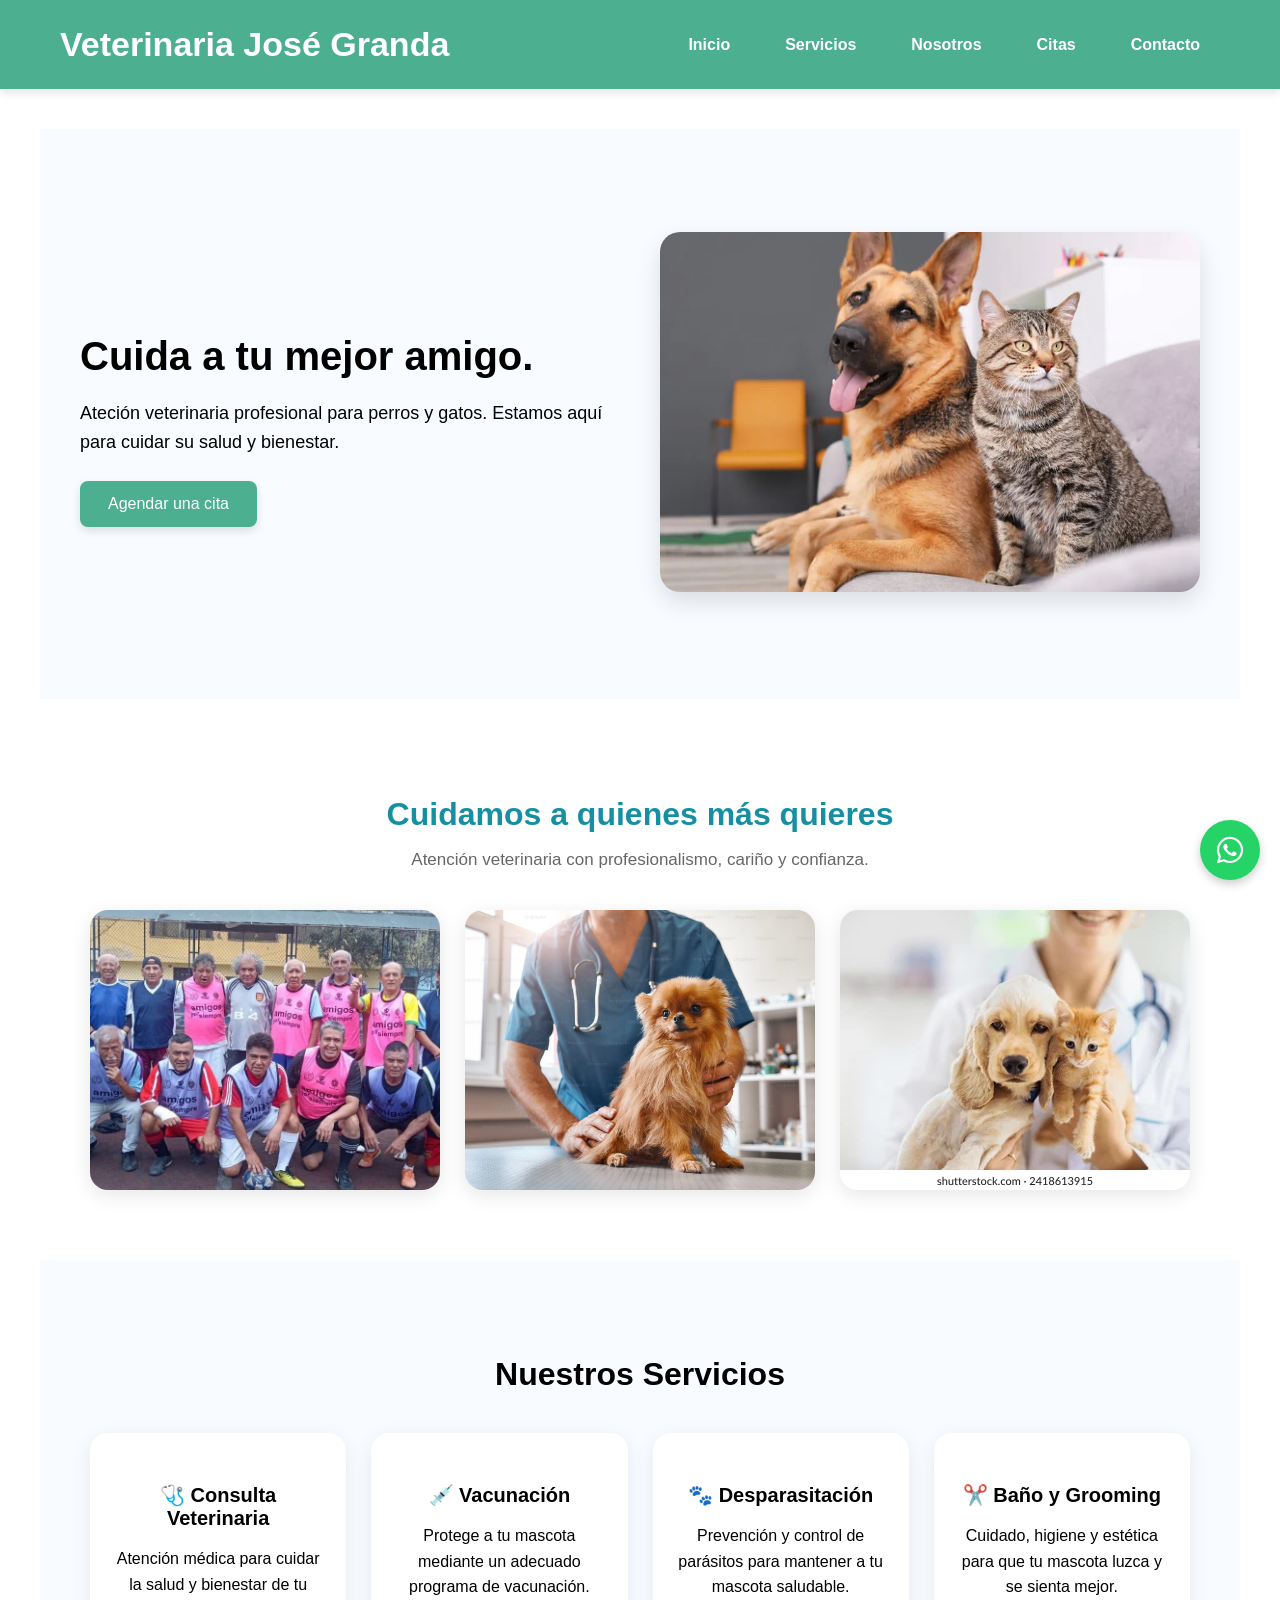
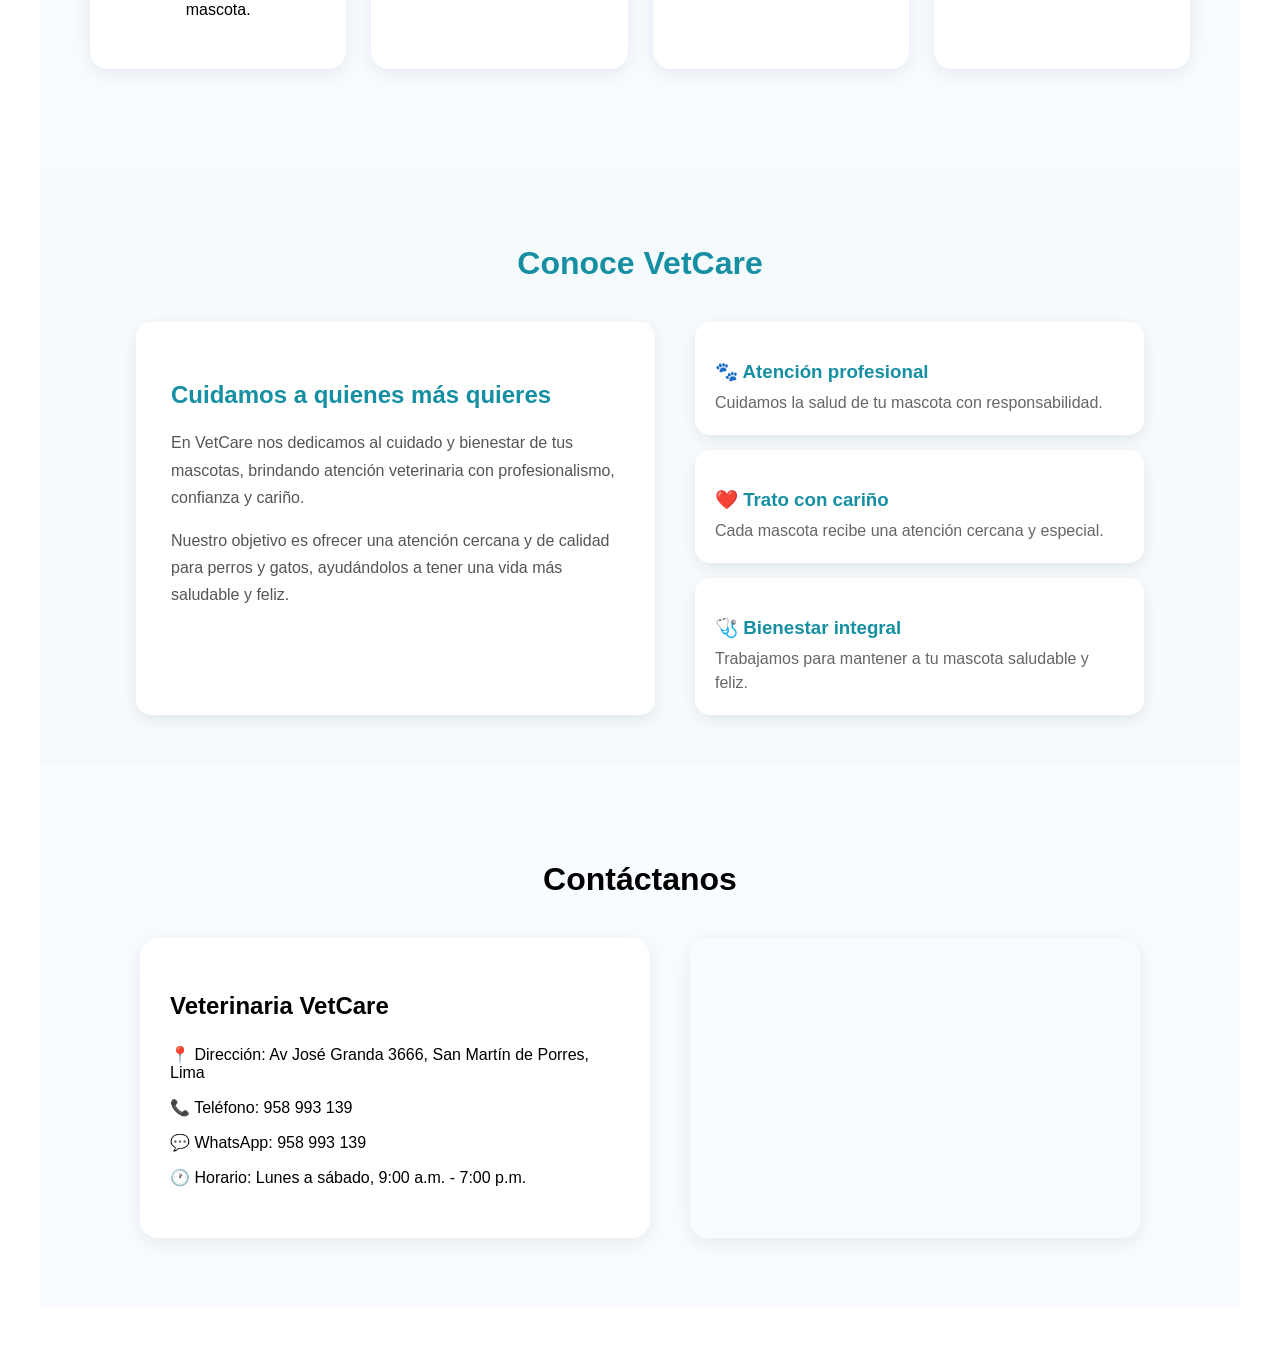
<file: veterinaria/Index.html>
<!DOCTYPE html>
<html lang="es">
<head>
    <meta charset="UTF-8">
    <meta name="viewport" content="width=device-width, initial-scale=1.0">
    <title>Veterinaria José Granda | San martín de Porres, Lima</title>
      <meta name="description" content="Veterinaria José Granda en San Martín de Porres, Lima. Consultas, vacunación, desparasitación y grooming para perros y gatos. Agenda tu cita.">
    <link rel="stylesheet" href="styles.css">

    <link rel="stylesheet" href="https://cdnjs.cloudflare.com/ajax/libs/font-awesome/6.5.2/css/all.min.css">
</head>

<body>
   <header>
      <h1>Veterinaria José Granda</h1>

      <nav>
         <a href="#">Inicio</a>
         <a href="#servicios">Servicios</a>
         <a href="#nosotros">Nosotros</a>
         <a href="#formularioCita">Citas</a>
         <a href="#contacto">Contacto</a>
      </nav>
   </header>
   
   <main>
      <section class="hero">

         <div class="heroTexto">

         <h2>Cuida a tu mejor amigo.</h2>

         <p>Ateción veterinaria profesional para perros y gatos.
            Estamos aquí para cuidar su salud y bienestar.</p>

       <button id="botonCita">Agendar una cita</button>

         </div>

         <div class="heroImagen">
            <img src="images/perrogato.jpg" alt="Mascotas en consulta veterinaria">
         
            </div>

      </section>

<section class="galeria-vetcare">

    <h2>Cuidamos a quienes más quieres</h2>

    <p class="galeria-subtitulo">
        Atención veterinaria con profesionalismo, cariño y confianza.
    </p>

    <div class="galeria-contenedor">

        <div class="foto-vetcare">
            <img src="doctor1.jpg" alt="Veterinario atendiendo a un perro">
        </div>

        <div class="foto-vetcare">
            <img src="doctor2.jpg" alt="Veterinario atendiendo a un gato">
        </div>

        <div class="foto-vetcare">
            <img src="doctor3.jpg" alt="Veterinario con una mascota">
        </div>

    </div>

</section>

<section id="servicios" class="servicios">

    <h2>Nuestros Servicios</h2>

    <div class="servicios-contenedor">

        <div class="tarjeta-servicio">
            <h3>🩺 Consulta Veterinaria</h3>
            <p>
                Atención médica para cuidar la salud y bienestar de tu mascota.
            </p>
        </div>

        <div class="tarjeta-servicio">
            <h3>💉 Vacunación</h3>
            <p>
                Protege a tu mascota mediante un adecuado programa de vacunación.
            </p>
        </div>

        <div class="tarjeta-servicio">
            <h3>🐾 Desparasitación</h3>
            <p>
                Prevención y control de parásitos para mantener a tu mascota saludable.
            </p>
        </div>

        <div class="tarjeta-servicio">
            <h3>✂️ Baño y Grooming</h3>
            <p>
                Cuidado, higiene y estética para que tu mascota luzca y se sienta mejor.
            </p>
        </div>

    </div>

</section>

<section id="nosotros" class="nosotros">

    <h2>Conoce VetCare</h2>

    <div class="nosotros-contenido">

        <div class="nosotros-texto">

            <h3>Cuidamos a quienes más quieres</h3>

            <p>
                En VetCare nos dedicamos al cuidado y bienestar de tus mascotas,
                brindando atención veterinaria con profesionalismo, confianza y cariño.
            </p>

            <p>
                Nuestro objetivo es ofrecer una atención cercana y de calidad para
                perros y gatos, ayudándolos a tener una vida más saludable y feliz.
            </p>

        </div>

        <div class="nosotros-info">

            <div class="info-nosotros">
                <h3>🐾 Atención profesional</h3>
                <p>Cuidamos la salud de tu mascota con responsabilidad.</p>
            </div>

            <div class="info-nosotros">
                <h3>❤️ Trato con cariño</h3>
                <p>Cada mascota recibe una atención cercana y especial.</p>
            </div>

            <div class="info-nosotros">
                <h3>🩺 Bienestar integral</h3>
                <p>Trabajamos para mantener a tu mascota saludable y feliz.</p>
            </div>

        </div>

    </div>

</section>

      <section id="formularioCita">
   <h2>Agendar una cita.</h2>

      <form id="formCita" action="https://formsubmit.co/abrahamalessandro26@gmail.com" method="POST">

      <label>Nombre del dueño:</label>
      <input type="text" id="nombreDueño" name="Dueño" required>

      <label>Celular / WhatsApp:</label>
<input type="tel" id="celular" name="Celular" inputmode="numeric" pattern="9[0-9]{8}" maxlength="9" placeholder="Ej: 958993139" title="Ingresa 9 dígitos, empezando con 9" required>

      <label>Nombre de la mascota:</label>
      <input type="text" id="nombreMascota" name="Mascota" required>

      <label>Tipo de mascota:</label>
      <select id="tipoMascota" name="Tipo">
         <option value="perro">Perro</option>
         <option value="gato">Gato</option>
         <option value="otro">Otro</option>
      </select>

      <label>Fecha:</label>
      <input type="date" id="fechaCita" name="Fecha" required>

      <label>Hora:</label>
      <input type="time" id="horaCita" name="Hora" required>

      <label>Motivo de la consulta:</label>
      <textarea id="motivo" name="Motivo"></textarea>

      <input type="hidden" name="_subject" value="Nueva cita desde la web">
      <input type="hidden" name="_template" value="table">
      <input type="hidden" name="_captcha" value="false">

      <button type="submit" id="guardarCita">Confirmar cita</button>
   </form>
</section>

         <div id="resultadoCita"></div>
         
      
      <section id="contacto" class="contacto">

    <h2>Contáctanos</h2>

    <div class="contacto-contenido">

        <div class="datos-contacto">
            <h3>Veterinaria VetCare</h3>

            <p>📍 Dirección: Av José Granda 3666, San Martín de Porres, Lima</p>
            <p>📞 Teléfono: 958 993 139</p>
            <p>💬 WhatsApp: 958 993 139</p>
            <p>🕐 Horario: Lunes a sábado, 9:00 a.m. - 7:00 p.m.</p>

        </div>

        <div class="mapa">
            <iframe
                src="https://www.google.com/maps?q=Av+José+Granda+3666,+San+Martín+de+Porres+15101,+Perú&output=embed"
                width="100%"
                height="300"
                style="border:0;"
                allowfullscreen=""
                loading="lazy">
            </iframe>
        </div>

    </div>

</section>

   </main>      
<script src="script.js"></script>

<a href="https://wa.me/51958993139" class="boton-whatsapp" target="_blank" aria-label="Escríbenos por WhatsApp"> <i class="fa-brands fa-whatsapp"></i>
</a>    

</body>
</html>
</file>
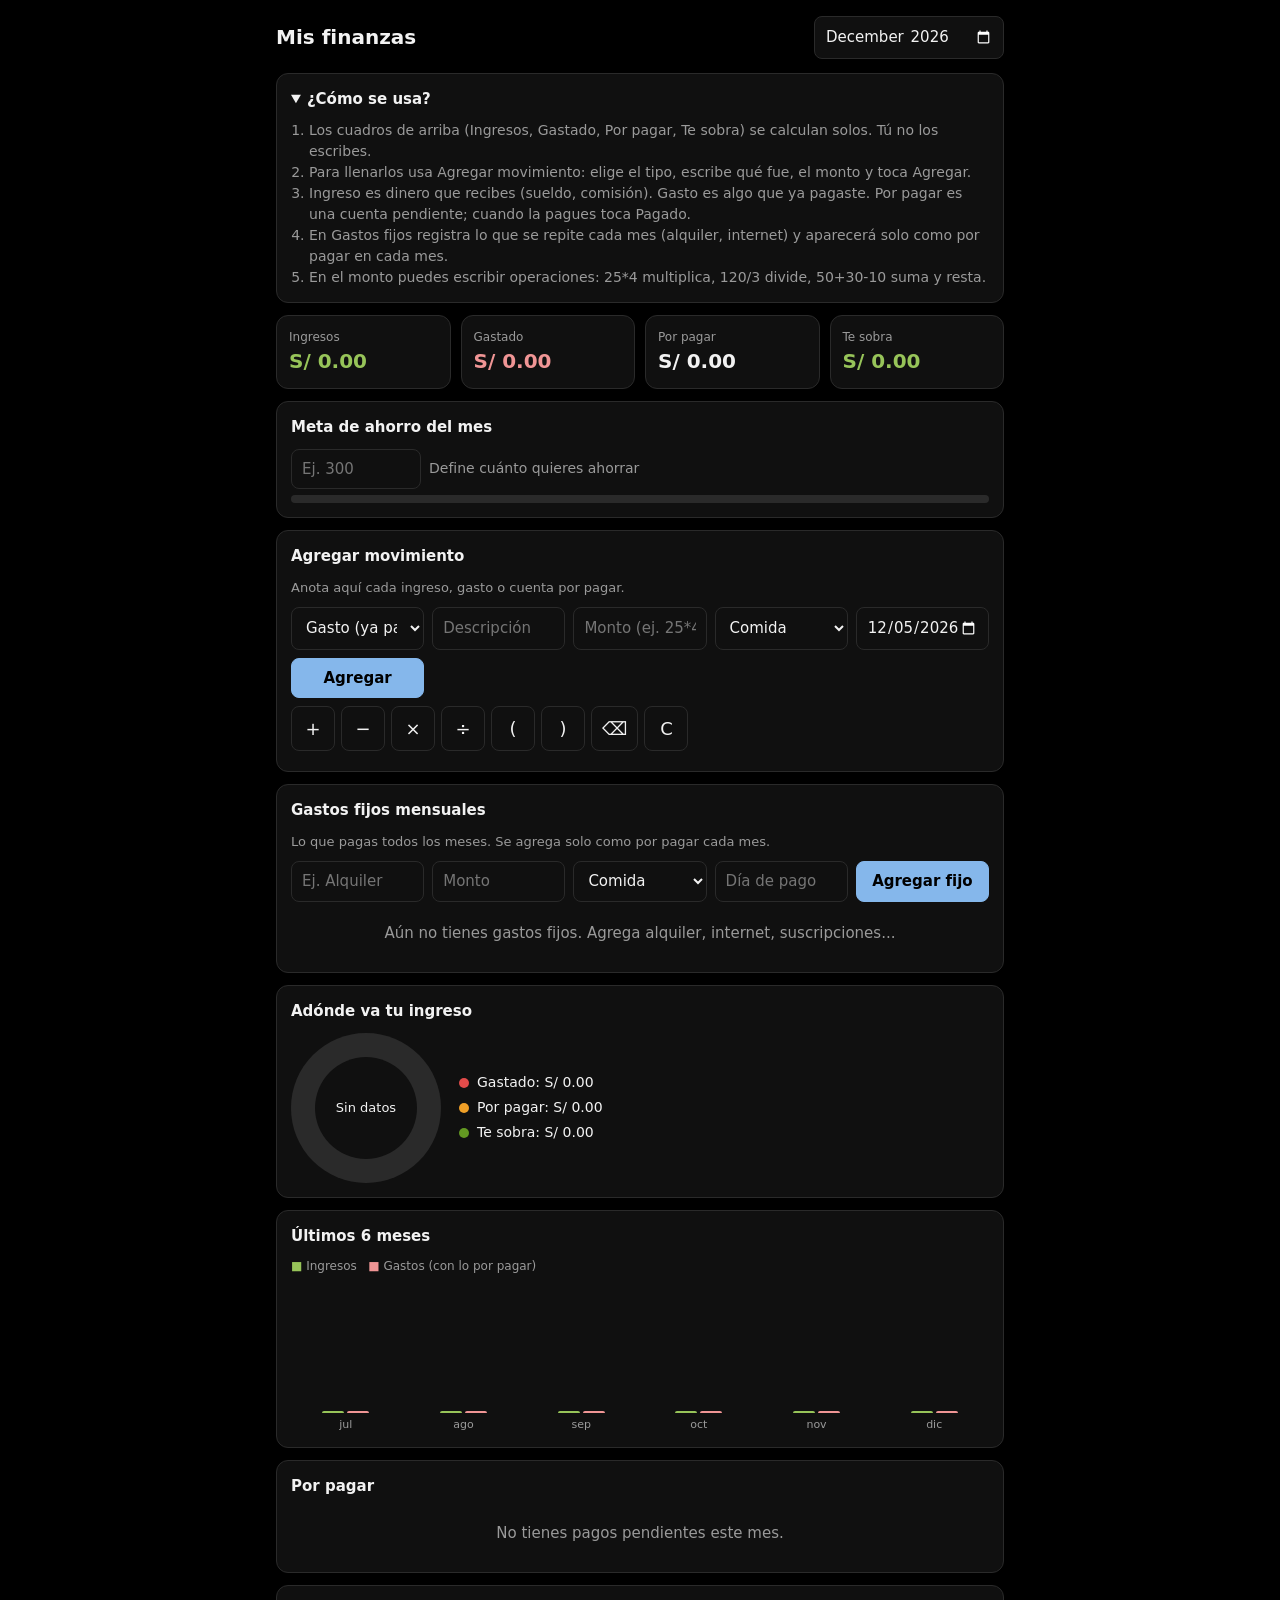
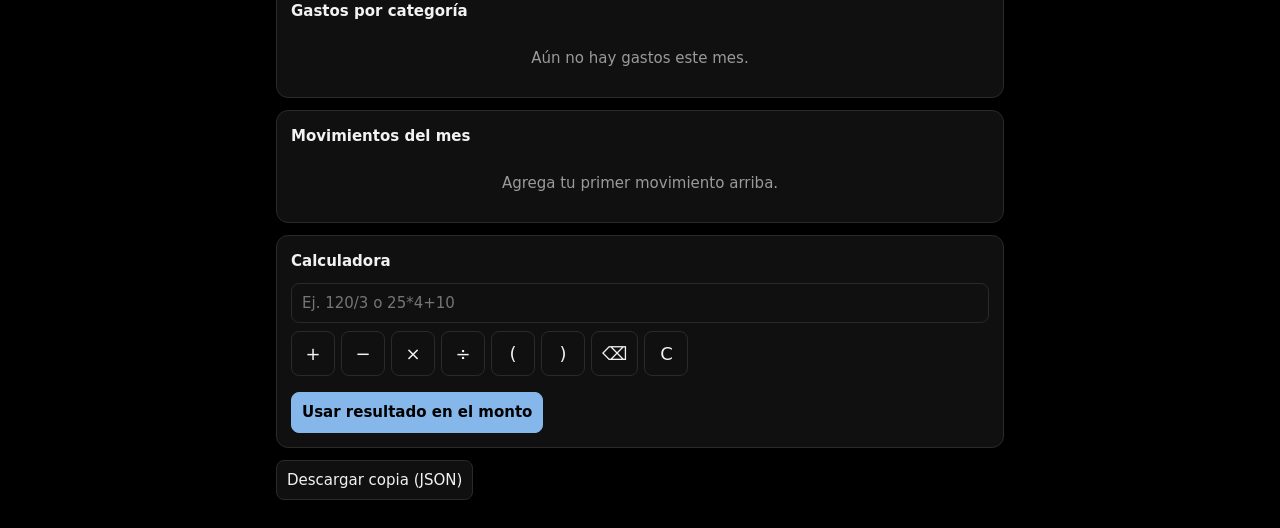
<file: mis-finanzas.html>
<!DOCTYPE html>
<html lang="es">
<head>
<meta charset="utf-8">
<meta name="viewport" content="width=device-width, initial-scale=1, viewport-fit=cover">
<title>Mis finanzas</title>
<style>
:root{color-scheme:dark;--bg:#000;--card:#101010;--tx:#f2f2f2;--tx2:#9a9a9a;--bd:#2a2a2a;--ac:#85B7EB;--ok:#97C459;--okbg:#27500A;--bad:#F09595;--badbg:#501313;--warn:#FAC775;--warnbg:#412402;box-sizing:border-box;padding-top:env(safe-area-inset-top,0px);padding-bottom:env(safe-area-inset-bottom,0px)}
@media (max-width:0px){:root:not([data-theme="light"]){--bg:#1c1c1a;--card:#262624;--tx:#f1efe8;--tx2:#a8a69c;--bd:#3a3a37;--ac:#85B7EB;--ok:#97C459;--okbg:#27500A;--bad:#F09595;--badbg:#501313;--warn:#FAC775;--warnbg:#412402}}
:root[data-theme="none"]{--bg:#1c1c1a;--card:#262624;--tx:#f1efe8;--tx2:#a8a69c;--bd:#3a3a37;--ac:#85B7EB;--ok:#97C459;--okbg:#27500A;--bad:#F09595;--badbg:#501313;--warn:#FAC775;--warnbg:#412402}
html{scroll-padding-top:env(safe-area-inset-top,0px)}
*{box-sizing:border-box}
body{margin:0;background:var(--bg);color:var(--tx);font:15px/1.5 system-ui,-apple-system,"Segoe UI",Roboto,sans-serif}
main{max-width:760px;margin:0 auto;padding:16px}
h1{font-size:20px;margin:0}h2{font-size:15px;margin:0 0 10px}
.top{display:flex;justify-content:space-between;align-items:center;gap:8px;flex-wrap:wrap;margin-bottom:14px}
.card{background:var(--card);border:1px solid var(--bd);border-radius:12px;padding:14px;margin-bottom:12px}
.grid{display:grid;grid-template-columns:repeat(auto-fit,minmax(140px,1fr));gap:10px;margin-bottom:12px}
.m{background:var(--card);border:1px solid var(--bd);border-radius:12px;padding:12px}
.m small{color:var(--tx2);display:block;font-size:12px}.m b{font-size:20px;font-weight:600}
input,select,button{font:inherit;color:var(--tx);background:var(--card);border:1px solid var(--bd);border-radius:8px;padding:8px 10px;max-width:100%}
button{cursor:pointer}button.p{background:var(--ac);color:var(--bg);border-color:var(--ac);font-weight:600}
.f{display:grid;grid-template-columns:repeat(auto-fit,minmax(130px,1fr));gap:8px}
.bar{height:8px;background:var(--bd);border-radius:4px;overflow:hidden;margin-top:6px}.bar i{display:block;height:100%;background:var(--ac)}
.alert{padding:10px 12px;border-radius:8px;margin-bottom:12px;font-size:14px}
.row{display:flex;justify-content:space-between;align-items:center;gap:8px;padding:9px 0;border-top:1px solid var(--bd)}
.row:first-child{border-top:0}.row small{color:var(--tx2)}
.tag{font-size:11px;padding:2px 7px;border-radius:6px;background:var(--bd);color:var(--tx2)}
.acts{display:flex;gap:6px;align-items:center;flex-shrink:0}.acts button{padding:4px 8px;font-size:13px}
.in{color:var(--ok)}.out{color:var(--bad)}
.cat{display:flex;justify-content:space-between;font-size:13px;margin-top:8px}
.empty{color:var(--tx2);text-align:center;padding:14px 0}
.dona{width:150px;height:150px;border-radius:50%;position:relative;flex-shrink:0}
.dona::after{content:'';position:absolute;inset:24px;background:var(--card);border-radius:50%}
.dona span{position:absolute;inset:0;display:flex;align-items:center;justify-content:center;z-index:1;font-size:13px;text-align:center;padding:0 30px}
.dw{display:flex;gap:18px;align-items:center;flex-wrap:wrap}
.lg div{display:flex;align-items:center;gap:8px;font-size:14px;margin:4px 0}.lg i{width:10px;height:10px;border-radius:50%;display:inline-block}
.barras{display:flex;gap:8px;height:150px;align-items:flex-end}
.bc{flex:1;display:flex;flex-direction:column;align-items:center;justify-content:flex-end;height:100%}
.pair{display:flex;align-items:flex-end;justify-content:center;gap:3px;width:100%;height:calc(100% - 18px)}
.pair i{display:block;width:40%;max-width:22px;min-height:2px;border-radius:3px 3px 0 0}
.bc small{color:var(--tx2);font-size:11px;margin-top:4px}
.toast{position:fixed;left:50%;bottom:calc(20px + env(safe-area-inset-bottom,0px));transform:translateX(-50%);background:var(--ok);color:#000;padding:10px 16px;border-radius:10px;font-weight:600;z-index:9;max-width:90%;opacity:0;pointer-events:none;transition:opacity .2s;text-align:center}.toast.on{opacity:1}.toast.bad{background:var(--bad)}
.ops{display:flex;gap:6px;flex-wrap:wrap;margin-top:8px}.ops button{min-width:44px;font-size:18px;padding:8px 10px}
</style>
</head>
<body>
<main>
<div class="top"><h1>Mis finanzas</h1><input type="month" id="mes" aria-label="Mes"></div>
<details class="card" open><summary style="cursor:pointer;font-weight:600">¿Cómo se usa?</summary><ol style="padding-left:18px;margin:10px 0 0;color:var(--tx2);font-size:14px"><li>Los cuadros de arriba (Ingresos, Gastado, Por pagar, Te sobra) se calculan solos. Tú no los escribes.</li><li>Para llenarlos usa Agregar movimiento: elige el tipo, escribe qué fue, el monto y toca Agregar.</li><li>Ingreso es dinero que recibes (sueldo, comisión). Gasto es algo que ya pagaste. Por pagar es una cuenta pendiente; cuando la pagues toca Pagado.</li><li>En Gastos fijos registra lo que se repite cada mes (alquiler, internet) y aparecerá solo como por pagar en cada mes.</li><li>En el monto puedes escribir operaciones: 25*4 multiplica, 120/3 divide, 50+30-10 suma y resta.</li></ol></details>
<div id="alerta"></div>
<div class="grid" id="res"></div>
<div class="card"><h2>Meta de ahorro del mes</h2>
<div style="display:flex;gap:8px;align-items:center;flex-wrap:wrap"><input type="number" id="meta" min="0" step="1" placeholder="Ej. 300" style="width:130px"><span id="metaTxt" style="color:var(--tx2);font-size:14px"></span></div>
<div class="bar"><i id="metaBar" style="width:0%"></i></div></div>
<div class="card"><h2>Agregar movimiento</h2><p style='margin:0 0 10px;color:var(--tx2);font-size:13px'>Anota aquí cada ingreso, gasto o cuenta por pagar.</p>
<div class="f">
<select id="tipo"><option value="gasto">Gasto (ya pagado)</option><option value="pendiente">Por pagar</option><option value="ingreso">Ingreso</option></select>
<input id="desc" placeholder="Descripción">
<input id="monto" inputmode="decimal" placeholder="Monto (ej. 25*4)">
<select id="cat"><option>Comida</option><option>Transporte</option><option>Servicios</option><option>Vivienda</option><option>Salud</option><option>Ocio</option><option>Educación</option><option>Deudas</option><option>Otros</option></select>
<input id="fecha" type="date">
<button class="p" id="add">Agregar</button>
</div>
<div class="ops"><button type="button" onclick="ins('+','monto')">+</button><button type="button" onclick="ins('-','monto')">−</button><button type="button" onclick="ins('*','monto')">×</button><button type="button" onclick="ins('/','monto')">÷</button><button type="button" onclick="ins('(','monto')">(</button><button type="button" onclick="ins(')','monto')">)</button><button type="button" onclick="ins('<','monto')">⌫</button><button type="button" onclick="ins('C','monto')">C</button></div>
<div id="vista" style="color:var(--ac);font-size:13px;margin-top:6px"></div><div id="err" style="color:var(--bad);font-size:13px;margin-top:6px"></div></div>
<div class="card"><h2>Gastos fijos mensuales</h2><p style='margin:0 0 10px;color:var(--tx2);font-size:13px'>Lo que pagas todos los meses. Se agrega solo como por pagar cada mes.</p>
<div class="f"><input id="fdesc" placeholder="Ej. Alquiler"><input id="fmonto" inputmode="decimal" placeholder="Monto"><select id="fcat"></select><input id="fdia" type="number" min="1" max="31" placeholder="Día de pago"><button class="p" id="fadd">Agregar fijo</button></div>
<div id="ferr" style="color:var(--bad);font-size:13px;margin:6px 0"></div><div id="flist"></div></div>
<div class="card"><h2>Adónde va tu ingreso</h2><div class="dw"><div class="dona" id="dona"><span id="donaTx"></span></div><div class="lg" id="leyenda"></div></div></div>
<div class="card"><h2>Últimos 6 meses</h2><div style="font-size:12px;color:var(--tx2);margin-bottom:8px"><span style="color:#97C459">■</span> Ingresos &nbsp; <span style="color:#F09595">■</span> Gastos (con lo por pagar)</div><div class="barras" id="barras"></div></div>
<div class="card"><h2>Por pagar</h2><div id="pend"></div></div>
<div class="card"><h2>Gastos por categoría</h2><div id="cats"></div></div>
<div class="card"><h2>Movimientos del mes</h2><div id="lista"></div></div>
<div class="card"><h2>Calculadora</h2><input id="calc" inputmode="decimal" placeholder="Ej. 120/3 o 25*4+10" style="width:100%"><div class="ops"><button type="button" onclick="ins('+','calc')">+</button><button type="button" onclick="ins('-','calc')">−</button><button type="button" onclick="ins('*','calc')">×</button><button type="button" onclick="ins('/','calc')">÷</button><button type="button" onclick="ins('(','calc')">(</button><button type="button" onclick="ins(')','calc')">)</button><button type="button" onclick="ins('<','calc')">⌫</button><button type="button" onclick="ins('C','calc')">C</button></div>
<div id="calcOut" style="font-size:20px;font-weight:600;margin-top:8px"></div><button type="button" class="p" style="margin-top:8px" onclick="usar()">Usar resultado en el monto</button></div>
<div style="display:flex;gap:8px;flex-wrap:wrap"><button id="exp">Descargar copia (JSON)</button></div>
<p id="est" style="color:var(--tx2);font-size:12px"></p>
</main>
<div id="toast" class="toast"></div>
<script>
var S={items:[],goal:0,fixed:[],skip:[]},db=null,ref=null,uid=null,timer=null;
var $=function(i){return document.getElementById(i)};
var money=function(n){return 'S/ '+(Math.round(n*100)/100).toLocaleString('es-PE',{minimumFractionDigits:2,maximumFractionDigits:2})};
var _n=new Date(),today=_n.getFullYear()+'-'+('0'+(_n.getMonth()+1)).slice(-2)+'-'+('0'+_n.getDate()).slice(-2);
$('mes').value=today.slice(0,7);$('fecha').value=today;
function lsGet(){try{var r=localStorage.getItem('finanzas_v1');return r?JSON.parse(r):null}catch(e){return null}}
function save(){
 try{localStorage.setItem('finanzas_v1',JSON.stringify(S))}catch(e){}
 if(!ref)return;clearTimeout(timer);
 timer=setTimeout(function(){ref.set({items:S.items,goal:S.goal,fixed:S.fixed,skip:S.skip}).then(function(){$('est').textContent='Guardado'}).catch(function(){$('est').textContent='No se pudo guardar en la nube; queda en este navegador.'})},400);
}
function el(t,c,x){var e=document.createElement(t);if(c)e.className=c;if(x!=null)e.textContent=x;return e}
function render(){
 var m=$('mes').value;ensureFixed(m);var its=S.items.filter(function(i){return i.date.slice(0,7)===m});
 var sum=function(t){return its.filter(function(i){return i.type===t}).reduce(function(a,i){return a+i.amount},0)};
 var ing=sum('ingreso'),gas=sum('gasto'),pen=sum('pendiente'),sob=ing-gas-pen;
 var r=$('res');r.textContent='';
 [['Ingresos',ing,'in'],['Gastado',gas,'out'],['Por pagar',pen,''],['Te sobra',sob,sob<0?'out':'in']].forEach(function(a){
  var d=el('div','m');d.appendChild(el('small',0,a[0]));var b=el('b',a[2],money(a[1]));d.appendChild(b);r.appendChild(d)});
 var al=$('alerta');al.textContent='';
 if(sob<0){var a=el('div','alert','Ojo: entre lo gastado y lo que falta pagar te pasas por '+money(-sob)+'.');a.style.background='var(--badbg)';a.style.color='var(--bad)';al.appendChild(a)}
 else if(ing>0&&sob<ing*0.1){var a2=el('div','alert','Te queda poco margen: solo '+money(sob)+' después de pagar todo.');a2.style.background='var(--warnbg)';a2.style.color='var(--warn)';al.appendChild(a2)}
 var g=S.goal||0,prog=g>0?Math.max(0,Math.min(100,sob/g*100)):0;
 $('metaBar').style.width=prog+'%';
 $('metaTxt').textContent=g>0?(sob>=g?'Meta alcanzada: te sobran '+money(sob):'Te faltan '+money(g-Math.max(sob,0))+' para tu meta'):'Define cuánto quieres ahorrar';
 var p=$('pend');p.textContent='';
 var pl=its.filter(function(i){return i.type==='pendiente'}).sort(function(a,b){return a.date<b.date?-1:1});
 if(!pl.length)p.appendChild(el('div','empty','No tienes pagos pendientes este mes.'));
 pl.forEach(function(i){
  var row=el('div','row'),l=el('div');l.appendChild(el('div',0,i.desc));
  var late=i.date<today;l.appendChild(el('small',0,'Vence '+i.date+(late?' (vencido)':'')+' · '+i.cat));
  if(late)l.lastChild.style.color='var(--bad)';
  var ac=el('div','acts');ac.appendChild(el('b',0,money(i.amount)));
  var pb=el('button',0,'Pagado');pb.onclick=function(){i.type='gasto';save();render()};ac.appendChild(pb);
  row.appendChild(l);row.appendChild(ac);p.appendChild(row)});
 var c=$('cats');c.textContent='';var by={};
 its.filter(function(i){return i.type!=='ingreso'}).forEach(function(i){by[i.cat]=(by[i.cat]||0)+i.amount});
 var tot=gas+pen,keys=Object.keys(by).sort(function(a,b){return by[b]-by[a]});
 if(!keys.length)c.appendChild(el('div','empty','Aún no hay gastos este mes.'));
 keys.forEach(function(k){var w=el('div');var h=el('div','cat');h.appendChild(el('span',0,k));h.appendChild(el('span',0,money(by[k])+' · '+Math.round(by[k]/tot*100)+'%'));
  var bar=el('div','bar');var f=el('i');f.style.width=(by[k]/tot*100)+'%';bar.appendChild(f);w.appendChild(h);w.appendChild(bar);c.appendChild(w)});
 var L=$('lista');L.textContent='';
 if(!its.length)L.appendChild(el('div','empty','Agrega tu primer movimiento arriba.'));
 its.slice().sort(function(a,b){return a.date<b.date?1:-1}).forEach(function(i){
  var row=el('div','row'),l=el('div');l.appendChild(el('div',0,i.desc));
  var sm=el('small',0,i.date+' · '+i.cat+' ');if(i.type==='pendiente')sm.appendChild(el('span','tag','por pagar'));l.appendChild(sm);
  var ac=el('div','acts'),amt=el('b',i.type==='ingreso'?'in':'out',(i.type==='ingreso'?'+ ':'- ')+money(i.amount));
  var del=el('button',0,'Borrar');del.setAttribute('aria-label','Borrar movimiento');
  del.onclick=function(){if(i.fid)S.skip.push(i.fid+'|'+i.date.slice(0,7));S.items=S.items.filter(function(x){return x!==i});save();render()};
  ac.appendChild(amt);ac.appendChild(del);row.appendChild(l);row.appendChild(ac);L.appendChild(row)});
 if($('meta')!==document.activeElement)$('meta').value=g||'';
 charts(ing,gas,pen,sob);fixedList();
}
function calc(s){s=String(s).replace(/s\/\.?/gi,'').replace(/soles?/gi,'').replace(/,/g,'.').replace(/[x×]/gi,'*').replace(/÷/g,'/').replace(/\s+/g,'');
 if(!s||!/^[0-9+\-*/().]+$/.test(s))return NaN;var p=0;
 function ex(){var v=tm();while(s[p]==='+'||s[p]==='-'){var o=s[p++],r=tm();v=o==='+'?v+r:v-r}return v}
 function tm(){var v=fa();while(s[p]==='*'||s[p]==='/'){var o=s[p++],r=fa();v=o==='*'?v*r:v/r}return v}
 function fa(){if(s[p]==='-'){p++;return -fa()}if(s[p]==='+'){p++;return fa()}if(s[p]==='('){p++;var v=ex();if(s[p]!==')')return NaN;p++;return v}var q=/^\d+\.?\d*|^\.\d+/.exec(s.slice(p));if(!q)return NaN;p+=q[0].length;return parseFloat(q[0])}
 var r=ex();return p===s.length&&isFinite(r)?r:NaN}
function ensureFixed(m){if(!m)return;var ch=false;S.fixed.forEach(function(f){if(m<f.start)return;if(S.skip.indexOf(f.id+'|'+m)>=0)return;if(S.items.some(function(i){return i.fid===f.id&&i.date.slice(0,7)===m}))return;var dd=Math.min(f.day,28);S.items.push({id:Date.now()+Math.random(),type:'pendiente',desc:f.desc,amount:f.amount,cat:f.cat,date:m+'-'+(dd<10?'0':'')+dd,fid:f.id});ch=true});if(ch)save()}
function fixedList(){var F=$('flist');F.textContent='';if(!S.fixed.length){F.appendChild(el('div','empty','Aún no tienes gastos fijos. Agrega alquiler, internet, suscripciones...'));return}
 S.fixed.forEach(function(f){var row=el('div','row'),l=el('div');l.appendChild(el('div',0,f.desc));l.appendChild(el('small',0,'Día '+f.day+' de cada mes · '+f.cat));var ac=el('div','acts');ac.appendChild(el('b',0,money(f.amount)));var b=el('button',0,'Quitar');b.onclick=function(){S.fixed=S.fixed.filter(function(x){return x!==f});S.items=S.items.filter(function(i){return !(i.fid===f.id&&i.type==='pendiente')});save();render()};ac.appendChild(b);row.appendChild(l);row.appendChild(ac);F.appendChild(row)});
 F.appendChild(el('div','empty','Total fijo al mes: '+money(S.fixed.reduce(function(a,f){return a+f.amount},0))))}
function charts(ing,gas,pen,sob){var tot=Math.max(ing,gas+pen),D=$('dona'),lg=$('leyenda');lg.textContent='';
 var parts=[['Gastado',gas,'#E24B4A'],['Por pagar',pen,'#EF9F27'],['Te sobra',Math.max(sob,0),'#639922']];
 parts.forEach(function(p){var d=el('div');var dot=el('i');dot.style.background=p[2];d.appendChild(dot);d.appendChild(el('span',0,p[0]+': '+money(p[1])));lg.appendChild(d)});
 if(!(tot>0)){D.style.background='var(--bd)';$('donaTx').textContent='Sin datos'}else{var acc=0,st=[];parts.forEach(function(p){var s=acc;acc+=p[1]/tot*100;st.push(p[2]+' '+s+'% '+acc+'%')});if(acc<100)st.push('var(--bd) '+acc+'% 100%');D.style.background='conic-gradient('+st.join(',')+')';$('donaTx').textContent='Ahorro '+Math.round(Math.max(sob,0)/tot*100)+'%'}
 var B=$('barras');B.textContent='';var base=$('mes').value;if(!base)return;var y=+base.slice(0,4),mo=+base.slice(5,7),ms=[],N=['ene','feb','mar','abr','may','jun','jul','ago','sep','oct','nov','dic'];
 for(var k=5;k>=0;k--){var t=new Date(y,mo-1-k,1);ms.push(t.getFullYear()+'-'+('0'+(t.getMonth()+1)).slice(-2))}
 var data=ms.map(function(x){var a=0,b=0;S.items.forEach(function(i){if(i.date.slice(0,7)!==x)return;if(i.type==='ingreso')a+=i.amount;else b+=i.amount});return [x,a,b]});
 var mx=Math.max.apply(null,data.map(function(d){return Math.max(d[1],d[2])}).concat([1]));
 data.forEach(function(d){var col=el('div','bc'),pair=el('div','pair'),h1=el('i'),h2=el('i');h1.style.background='#97C459';h2.style.background='#F09595';h1.style.height=(d[1]/mx*100)+'%';h2.style.height=(d[2]/mx*100)+'%';pair.appendChild(h1);pair.appendChild(h2);col.appendChild(pair);col.appendChild(el('small',0,N[+d[0].slice(5)-1]));B.appendChild(col)})}
$('fcat').innerHTML=$('cat').innerHTML;
$('fadd').onclick=function(){var d=$('fdesc').value.trim(),a=calc($('fmonto').value),dia=parseInt($('fdia').value,10);
 if(!d||!(a>0)||!(dia>=1&&dia<=31)){$('ferr').textContent='Completa descripción, monto y un día entre 1 y 31.';return}
 $('ferr').textContent='';S.fixed.push({id:'f'+Date.now(),desc:d,amount:a,cat:$('fcat').value,day:dia,start:$('mes').value||today.slice(0,7)});
 $('fdesc').value='';$('fmonto').value='';$('fdia').value='';save();render()};
$('monto').oninput=function(){var v=calc(this.value);$('vista').textContent=(/[+*\/x×÷(]|.-/.test(this.value)&&!isNaN(v))?'= '+money(v):''};
$('calc').oninput=function(){var v=calc(this.value);$('calcOut').textContent=this.value.trim()===''?'':(isNaN(v)?'Escribe una operación con + - * /':'= '+(Math.round(v*100)/100).toLocaleString('es-PE',{maximumFractionDigits:2}))};
function ins(t,id){var e=$(id||'monto');if(t==='C')e.value='';else if(t==='<')e.value=e.value.slice(0,-1);else e.value+=t;if(e.oninput)e.oninput()}
var _tt;function toast(m,bad){var t=$('toast');t.textContent=m;t.className='toast on'+(bad?' bad':'');clearTimeout(_tt);_tt=setTimeout(function(){t.className='toast'},2500)}
function usar(){var v=calc($('calc').value);if(isNaN(v))return;$('monto').value=String(Math.round(v*100)/100);$('monto').oninput();$('monto').scrollIntoView({block:'center'})}
$('mes').onchange=render;
$('meta').oninput=function(){S.goal=parseFloat(this.value)||0;save();render()};
$('add').onclick=function(){try{agregar()}catch(e){toast('Error: '+e.message,1)}};
function agregar(){
 var d=$('desc').value.trim(),a=calc($('monto').value);
 if(!d)d=$('cat').value;
 if(!(a>0)){$('err').textContent='El monto no es válido. Escribe solo números u operaciones como 25*4 (usa los botones + − × ÷).';$('err').scrollIntoView({block:'nearest'});toast('Monto no válido',1);return}
 if(!$('fecha').value)$('fecha').value=today;
 $('err').textContent='';
 S.items.push({id:Date.now()+Math.random(),type:$('tipo').value,desc:d,amount:a,cat:$('cat').value,date:$('fecha').value});
 $('desc').value='';$('monto').value='';$('vista').textContent='';save();
 $('mes').value=$('fecha').value.slice(0,7);render();$('vista').textContent='✓ Agregado: '+money(a);toast('✓ Agregado '+money(a)+' · '+$('res').lastChild.innerText.replace(/\n/g,': '));
}
$('exp').onclick=function(){
 var txt=JSON.stringify(S,null,2);
 var done=function(){};
 if(window.claude&&window.claude.use){window.claude.use('downloads').then(function(dl){if(dl)dl.save({filename:'finanzas.json',data:txt}).catch(done);else $('est').textContent='La descarga no está disponible aquí.'}).catch(done)}
 else $('est').textContent='La descarga no está disponible aquí.';
};
var l=lsGet();if(l&&l.items){S=Object.assign({goal:0,fixed:[],skip:[]},l)}
render();
if(window.claude&&window.claude.use){
 Promise.all([window.claude.use('db'),window.claude.use('user')]).then(function(r){
  db=r[0];if(!db||!r[1])return;
  return r[1].id().then(function(id){
   if(!id)return;uid=id;ref=db.collection('data/users/'+id).doc('main');
   return ref.get().then(function(s){
    if(s.exists){var d=JSON.parse(JSON.stringify(s.data()));var R={items:d.items||[],goal:d.goal||0,fixed:d.fixed||[],skip:d.skip||[]},ids={},fi={};R.items.forEach(function(x){ids[x.id]=1});S.items.forEach(function(x){if(!ids[x.id])R.items.push(x)});R.fixed.forEach(function(x){fi[x.id]=1});S.fixed.forEach(function(x){if(!fi[x.id])R.fixed.push(x)});if(S.goal)R.goal=S.goal;S=R;try{localStorage.setItem('finanzas_v1',JSON.stringify(S))}catch(e){}}
    else if(S.items.length){ref.set({items:S.items,goal:S.goal,fixed:S.fixed,skip:S.skip})}
    $('est').textContent='Tus datos se guardan en tu cuenta.';render();
   });
  });
 }).catch(function(){$('est').textContent='Tus datos se guardan solo en este navegador.'});
}
</script>
</body>
</html>
</file>
<file: veterinaria/styles.css>
body {
    font-family: Arial, sans-serif;
    margin: 0;
}

header {
    padding: 20px;
    background-color: #eeeeee;
}

nav a {
    margin-right: 20px;
}

main {
    padding: 40px;
}

#formularioCita {
    display: none;
    max-width: 600px;
    margin: 40px auto;
    padding: 30px;
    background-color: #f5faf8;
    border-radius: 15px;
    box-shadow: 0 4px 15px rgba(0, 0, 0, 0.1);
}

.tarjetaCita {
    background-color: #e8f4f8;
    padding: 20px;
    margin-top: 20px;
    border-radius: 10px;
    max-width: 400px;
    border: 2px solid #b8dce5;
    box-shadow: 0 4px 10px rgba(0, 0, 0, 0.15);
}

.tarjetaCita h3 {
    margin-top: 0;
    margin-bottom: 15px;
}

.tarjetaCita p {
    margin: 8px 0;
}

header {
    display: flex;
    justify-content: space-between;
    align-items: center;
    padding: 25px 60px;
    background-color: #4caf8f;
    color: white;
    box-shadow: 0 3px 10px rgba(0, 0, 0, 0.12);
}

header h1 {
    margin: 0;
    font-size: 34px;
    font-weight: 800;
}

nav {
    display: flex;
    gap: 35px;
}

nav a {
    color: white;
    text-decoration: none;
    font-weight: bold;
    transition: 0.2s;
}

nav a:hover {
    text-decoration: underline;
}

.hero {
    display: flex;
    justify-content: space-between;
    align-items: center;
    gap: 40px;
    padding: 60px 40px;
    min-height: 450px;
    background-color: #f8fbff;
}

.heroTexto {
    flex: 1;
}

.heroTexto h2 {
    font-size: 40px;
    margin-bottom: 20px;
}

.heroTexto p {
    font-size: 18px;
    line-height: 1.6;
    margin-bottom: 25px;
}

.heroTexto button {
    padding: 14px 28px;
    font-size: 16px;
    border: none;
    border-radius: 8px;
    background-color: #4caf8f;
    color: white;
    cursor: pointer;
    transition: 0.3s;
    box-shadow: 0 4px 10px rgba(0, 0, 0, 0.12);
}

.heroTexto button:hover {
    background-color: #3d9678;
    transform: scale(1.05);
}

.heroImagen {
    flex: 1;
}

.heroImagen img {
    width: 100%;
    border-radius: 20px;
    box-shadow: 0 10px 25px rgba(0, 0, 0, 0.12);
}

#formularioCita input,
#formularioCita select,
#formularioCita textarea {
   width: 100%;
   padding: 12px;
   margin-top: 6px;
   margin-bottom: 18px;
   border: 1px solid #ccc;
   border-radius: 8px;
   font-size: 16px;
   box-sizing: border-box;
}

#guardarCita {
    width: 100%;
    padding: 13px;
    margin-top: 5px;
    border: none;
    border-radius: 8px;
    background-color: #4caf8f;
    color: white;
    font-size: 16px;
    font-weight: bold;
    cursor: pointer;
    transition: 0.3s;
}

#guardarCita:hover {
    background-color: #3d9678;
    transform: scale(1.02);
}

#listaCitas {
    display: flex;
    flex-direction: column;
    gap: 20px;
    max-width: 700px;
    margin: 30px auto;
}

.tarjetaCita {
    max-width: 100%;
    background-color: white;
    padding: 25px;
    border-radius: 15px;
    border: 1px solid #d6e6eb;
    box-shadow: 0 5px 15px rgba(0, 0, 0, 0.10);
    width: 100%;
    box-sizing: border-box;
}

.tarjetaCita h3 {
    margin-top: 0;
    margin-bottom: 20px;
    color: #2c7a7b;
    font-size: 22px;
}

.tarjetaCita strong {
    color: #222;
}

.editarCita,
.eliminarCita {
    padding: 10px 18px;
    border: none;
    border-radius: 8px;
    font-size: 14px;
    font-weight: bold;
    cursor: pointer;
    transition: 0.3s;
    margin: 0;
}

.editarCita {
    background-color: #4caf8f !important;
    color: white;
    min-width: 100px;
}

.editarCita:hover {
    background-color: #39806b !important;
    transform: scale(1.03);
}

.eliminarCita {
    background-color: #e57373;
    color: white;
    min-width: 100px;
}

.eliminarCita:hover {
    background-color: #c94f4f;
    transform: scale(1.03);
}

.tarjetaCita p {
    display: flex;
    gap: 8px;
}

.accionesCita {
   display: flex;
   gap: 30px;
   margin-top: 15px;
}

.tarjetaCita {
    position: relative;
    padding: 25px;
    background-color: white;
    border-radius: 15px;
    border-left: 5px solid #4caf8f;
    box-shadow: 0 5px 15px rgba(0, 0, 0, 0.08);
    transition: 0.3s;
}

.tarjetaCita:hover {
    transform: translateY(-3px);
    box-shadow: 0 8px 20px rgba(0, 0, 0, 0.12);
}

.tarjetaCita h3 {
    margin-top: 0;
    margin-bottom: 20px;
    color: #2c7a7b;
    font-size: 22px;
}

.tarjetaCita p {
    margin: 10px 0;
    font-size: 16px;
    color: #444;
}

.tarjetaCita strong {
    color: #222;
}

.accionesCita {
    display: flex;
    gap: 12px;
    margin-top: 20px;
}

.accionesCita button {
    flex: 1;
    padding: 10px 15px;
    border: none;
    border-radius: 8px;
    font-size: 14px;
    font-weight: bold;
    cursor: pointer;
    transition: 0.3s;
}

.accionesCita .editarCita {
    background-color: #4caf8f;
    color: white;
}

.accionesCita .editarCita:hover {
    background-color: #39806b;
    transform: scale(1.03);
}

.accionesCita .eliminarCita {
    background-color: #e57373;
    color: white;
}

.accionesCita .eliminarCita:hover {
    background-color: #c94f4f;
    transform: scale(1.03);
}

.tarjetaCita {
    max-width: 650px;
    margin-left: auto;
    margin-right: auto;
}

.accionesCita {
    display: flex;
    justify-content: flex-end;
    gap: 12px;
    margin-top: 20px;
}

.accionesCita button {
    flex: 0 0 120px;
}

.datosFechaHora {
    display: flex;
    gap: 15px;
    margin: 20px 0;
}

.datosFechaHora div {
    flex: 1;
    padding: 12px;
    background-color: #f1f8f6;
    border-radius: 10px;
    border: 1px solid #d8eee8;
}

.datosFechaHora span {
    display: block;
    font-size: 13px;
    color: #666;
    margin-bottom: 5px;
}

.datosFechaHora strong {
    font-size: 17px;
    color: #2c7a7b;
}

.tarjetaCita {
    padding: 22px;
}

.tarjetaCita h3 {
    margin-bottom: 15px;
}

.tarjetaCita p {
    margin: 7px 0;
}

.datosFechaHora {
    margin: 15px 0;
}

.accionesCita {
    margin-top: 15px;
}

/* Encabezado y estado de la cita */

.encabezadoCita {
    display: flex;
    justify-content: space-between;
    align-items: center;
    gap: 15px;
    margin-bottom: 15px;
}

.encabezadoCita h3 {
    margin: 0;
}

.estadoCita {
    padding: 6px 12px;
    border-radius: 20px;
    background-color: #fff3cd;
    color: #856404;
    font-size: 13px;
    font-weight: bold;
}

/* Diseño para celulares */

@media (max-width: 600px) {

    main {
        padding: 20px;
    }

    .hero {
        flex-direction: column;
        padding: 30px 20px;
        text-align: center;
    }

    .heroTexto h2 {
        font-size: 32px;
    }

    .heroTexto p {
        font-size: 16px;
    }

    .heroImagen {
        width: 100%;
    }

    .heroImagen img {
        width: 100%;
    }

    #listaCitas {
        width: 100%;
    }

    .tarjetaCita {
        padding: 18px;
    }

    .datosFechaHora {
        flex-direction: column;
        gap: 10px;
    }

    .accionesCita {
        justify-content: stretch;
    }

    .accionesCita button {
        flex: 1;
    }

}

.boton-whatsapp {
    position: fixed;
    bottom: 20px;
    right: 20px;
    width: 60px;
    height: 60px;
    background-color: #25D366;
    color: white;
    border-radius: 50%;
    display: flex;
    align-items: center;
    justify-content: center;
    font-size: 30px;
    text-decoration: none;
    border-radius: 50px;
    z-index: 1000;
    box-shadow: 0 4px 10px rgba(0, 0, 0, 0.2);
    transition: transform 0.3s ease, box-shadow 0.3s ease;
}

.boton-whatsapp:hover {
    transform: scale(1.1);
    box-shadow: 0 6px 16px rgba(0, 0, 0, 0.3);
}

.contacto {
    padding: 70px 20px;
    text-align: center;
    background-color: #f8fbff;
}

 h2 {
    font-size: 32px;
    margin-bottom: 40px;
}

.contacto-contenido {
    display: flex;
    gap: 40px;
    justify-content: center;
    align-items: stretch;
    max-width: 1000px;
    margin: auto;
}

.datos-contacto,
.mapa {
    flex: 1;
}

.datos-contacto {
    background-color: white;
    padding: 30px;
    border-radius: 18px;
    text-align: left;
    box-shadow: 0 5px 20px rgba(0, 0, 0, 0.08);
}

.datos-contacto h3 {
    font-size: 24px;
    margin-bottom: 25px;
}

.datos-contacto p {
    margin: 16px 0;
}

.mapa {
    border-radius: 18px;
    overflow: hidden;
    box-shadow: 0 5px 20px rgba(0, 0, 0, 0.08);
}

.mapa iframe {
    width: 100%;
    height: 100%;
    min-height: 300px;
    border: 0;
    display: block;
}

.servicios {
    padding: 70px 20px 100px;
    text-align: center;
    background-color: #f8fbff;
}

.servicios h2 {
    font-size: 32px;
    margin-bottom: 40px;
}

.servicios-contenedor {
    display: grid;
    grid-template-columns: repeat(4, 1fr);
    gap: 25px;
    max-width: 1100px;
    margin: auto;
}

.tarjeta-servicio {
    background-color: white;
    padding: 30px 20px;
    border-radius: 18px;
    box-shadow: 0 5px 20px rgba(0, 0, 0, 0.08);
    transition: transform 0.3s ease;
}

.tarjeta-servicio:hover {
    transform: translateY(-5px);
}

.tarjeta-servicio h3 {
    margin-bottom: 15px;
    font-size: 20px;
}

.tarjeta-servicio p {
    line-height: 1.6;
}

@media (max-width: 768px) {

    .servicios-contenedor {
        grid-template-columns: repeat(2, 1fr);
        gap: 15px;
    }

}

@media (max-width: 480px) {

    .servicios-contenedor {
        grid-template-columns: 1fr;
    }

}

/* =========================
   SECCIÓN NOSOTROS
========================= */

.nosotros {
    padding: 50px 8%;
    background-color: #f5fbfc;
    text-align: center;
}

.nosotros h2 {
    font-size: 32px;
    margin-bottom: 40px;
    color: #168fa3;
}

.nosotros-contenido {
    display: flex;
    gap: 40px;
    align-items: stretch;
    justify-content: center;
    max-width: 1100px;
    margin: auto;
}

.nosotros-texto {
    flex: 1;
    background-color: white;
    padding: 35px;
    border-radius: 15px;
    text-align: left;
    box-shadow: 0 5px 15px rgba(0, 0, 0, 0.08);
}

.nosotros-texto h3 {
    color: #168fa3;
    font-size: 24px;
    margin-bottom: 20px;
}

.nosotros-texto p {
    line-height: 1.7;
    color: #555;
    margin-bottom: 15px;
}

.nosotros-info {
    flex: 1;
    display: flex;
    flex-direction: column;
    gap: 15px;
}

.info-nosotros {
    background-color: white;
    padding: 20px;
    border-radius: 15px;
    text-align: left;
    box-shadow: 0 5px 15px rgba(0, 0, 0, 0.08);
}

.info-nosotros h3 {
    margin-bottom: 8px;
    color: #168fa3;
}

.info-nosotros p {
    margin: 0;
    color: #666;
    line-height: 1.5;
}

/* =========================
   FORMULARIO DE CITAS
========================= */

#formularioCita {
    max-width: 700px;
    margin: 30px auto;
    padding: 40px;
    background-color: white;
    border-radius: 18px;
    box-shadow: 0 8px 25px rgba(0, 0, 0, 0.08);
}

#formularioCita h2 {
    text-align: center;
    color: #168fa3;
    font-size: 30px;
    margin-bottom: 30px;
}

#formularioCita label {
    display: block;
    margin-top: 18px;
    margin-bottom: 7px;
    font-weight: 600;
    color: #444;
}

#formularioCita input,
#formularioCita select,
#formularioCita textarea {
    width: 100%;
    padding: 12px 14px;
    border: 1px solid #d5e2e5;
    border-radius: 8px;
    font-size: 16px;
    box-sizing: border-box;
    outline: none;
}

#formularioCita input:focus,
#formularioCita select:focus,
#formularioCita textarea:focus {
    border-color: #168fa3;
}

#formularioCita textarea {
    min-height: 100px;
    resize: vertical;
}

#guardarCita {
    display: block;
    width: 100%;
    margin-top: 28px;
    padding: 13px;
    border: none;
    border-radius: 8px;
    background-color: #168fa3;
    color: white;
    font-size: 17px;
    font-weight: 600;
    cursor: pointer;
}

#guardarCita:hover {
    background-color: #11788a;
}

/* Espaciado de la sección de citas */

#citas {
    padding: 30px 8%;
}

#citas h2 {
    text-align: center;
    margin-bottom: 20px;
}

/* =========================
   GALERÍA VETCARE
========================= */

.galeria-vetcare {
    padding: 70px 20px;
    background-color: white;
    text-align: center;
}

.galeria-vetcare h2 {
    font-size: 32px;
    margin-bottom: 10px;
    color: #168fa3;
}

.galeria-subtitulo {
    margin-bottom: 40px;
    color: #666;
    font-size: 17px;
}

.galeria-contenedor {
    display: grid;
    grid-template-columns: repeat(3, 1fr);
    gap: 25px;
    max-width: 1100px;
    margin: auto;
}

.foto-vetcare {
    height: 280px;
    overflow: hidden;
    border-radius: 18px;
    box-shadow: 0 5px 20px rgba(0, 0, 0, 0.10);
}

.foto-vetcare img {
    width: 100%;
    height: 100%;
    object-fit: cover;
    display: block;
    transition: transform 0.4s ease;
}

.foto-vetcare:hover img {
    transform: scale(1.05);
}

@media (max-width: 768px) {

    .galeria-contenedor {
        grid-template-columns: 1fr;
        max-width: 500px;
    }

    .foto-vetcare {
        height: 300px;
    }

    @media (max-width: 768px) {
       
     .contacto-contenido {
        flex-direction: column;
        gap: 30px;
     }

     .datos-contacto,
     .mapa {
        width: 100%;
     }
    } 

    }

/* Encabezado en celulares */
@media (max-width: 600px) {

    header {
        flex-direction: column;
        padding: 20px 15px;
        text-align: center;
    }

    header h1 {
        font-size: 28px;
        margin-bottom: 20px;
    }

    nav {
        width: 100%;
        display: flex;
        flex-wrap: wrap;
        justify-content: center;
        gap: 15px 20px;
    }

    nav a {
        font-size: 16px;
        margin: 0;
    }

}
</file>
